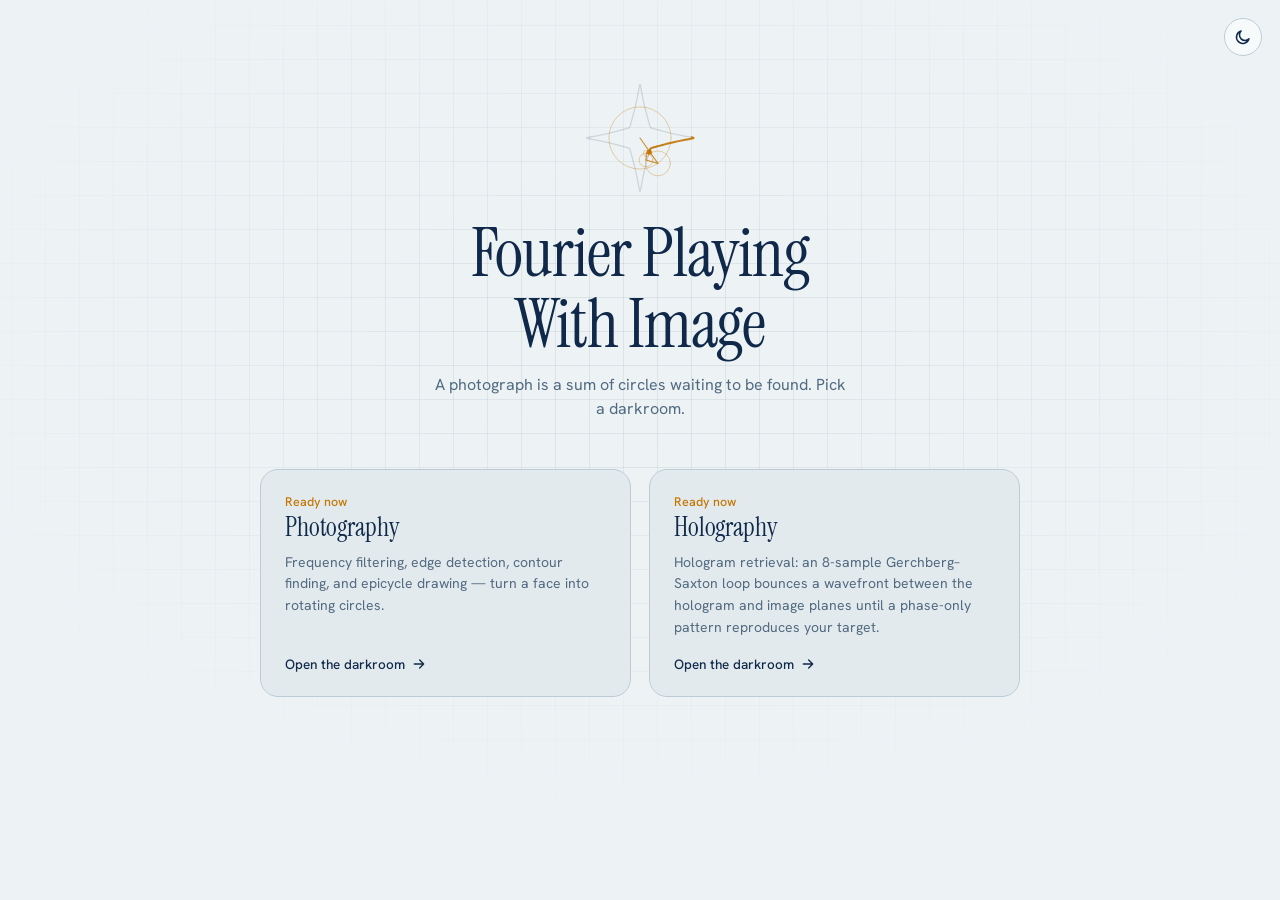
<file: static/index.html>
<!doctype html>
<!-- Landing page. Served by app.py (Flask). Files: index.html, css/, js/ -->
<html lang="en">
<head>
<meta charset="utf-8">
<meta name="viewport" content="width=device-width, initial-scale=1, viewport-fit=cover">
<title>Fourier Playing With Image</title>
<meta name="description" content="A face becomes a curve, and a curve becomes a stack of spinning circles. Two darkrooms for images and light: Photography and Holography.">
<link rel="preconnect" href="https://fonts.googleapis.com">
<link rel="preconnect" href="https://fonts.gstatic.com" crossorigin>
<link href="https://fonts.googleapis.com/css2?family=Hanken+Grotesk:wght@400;500;600&family=Instrument+Serif:ital@0;1&display=swap" rel="stylesheet">
<link rel="stylesheet" href="css/theme.css">
<link rel="stylesheet" href="css/landing.css">
<script src="js/theme.js"></script>
</head>
<body>
<div class="grid" aria-hidden="true"></div>

<button class="themeToggle cornerToggle" type="button">
  <svg class="i-sun" viewBox="0 0 24 24" fill="none" stroke="currentColor" stroke-width="2" stroke-linecap="round" aria-hidden="true"><circle cx="12" cy="12" r="4"/><path d="M12 2v3M12 19v3M4.2 4.2l2.1 2.1M17.7 17.7l2.1 2.1M2 12h3M19 12h3M4.2 19.8l2.1-2.1M17.7 6.3l2.1-2.1"/></svg>
  <svg class="i-moon" viewBox="0 0 24 24" fill="none" stroke="currentColor" stroke-width="2" stroke-linecap="round" stroke-linejoin="round" aria-hidden="true"><path d="M20 14.5A8.5 8.5 0 1 1 9.5 4a7 7 0 0 0 10.5 10.5z"/></svg>
</button>

<main class="hero">
  <canvas id="demo" width="220" height="220" aria-hidden="true"></canvas>

  <h1>Fourier Playing<br>With Image</h1>
  <p class="tagline">A photograph is a sum of circles waiting to be found. Pick a darkroom.</p>

  <div class="doors">
    <a class="door" href="photography.html">
      <span class="doorEyebrow">Ready now</span>
      <h2>Photography</h2>
      <p>Frequency filtering, edge detection, contour finding, and epicycle drawing — turn a face into rotating circles.</p>
      <span class="doorGo">Open the darkroom
        <svg viewBox="0 0 24 24" width="16" height="16" fill="none" stroke="currentColor" stroke-width="2" stroke-linecap="round" stroke-linejoin="round" aria-hidden="true"><path d="M5 12h14M13 6l6 6-6 6"/></svg>
      </span>
    </a>

    <a class="door" href="holography.html">
      <span class="doorEyebrow">Ready now</span>
      <h2>Holography</h2>
      <p>Hologram retrieval: an 8-sample Gerchberg&ndash;Saxton loop bounces a wavefront between the hologram and image planes until a phase-only pattern reproduces your target.</p>
      <span class="doorGo">Open the darkroom
        <svg viewBox="0 0 24 24" width="16" height="16" fill="none" stroke="currentColor" stroke-width="2" stroke-linecap="round" stroke-linejoin="round" aria-hidden="true"><path d="M5 12h14M13 6l6 6-6 6"/></svg>
      </span>
    </a>
  </div>
</main>

<script src="js/landing.js"></script>
</body>
</html>
</file>
<file: static/css/theme.css>
/* ==========================================================================
   theme.css: shared color tokens, fonts and base reset for every page.
   Same palette the epicycle stage already used, so Landing / Photography /
   Holography all read as one instrument rather than three different sites.
   ========================================================================== */
:root {
  box-sizing: border-box;
  padding-top: env(safe-area-inset-top, 0px);
  padding-bottom: env(safe-area-inset-bottom, 0px);
  color-scheme: light;
  --paper: #edf3f5;
  --panel: #e2eaee;
  --field: #f6fafb;
  --ink: #10294a;
  --muted: #526a80;
  --line: #bccbd6;
  --accent: #c47600;
  --accent-soft: rgba(196, 118, 0, .16);
  --accent-ink: #1b1200;
  --grid: rgba(16, 41, 74, .075);
  --focus: #1a5fd0;
  --danger: #a3241c;
  --p1: #b45f00; --p2: #10294a; --p3: #0b7d4c; --p4: #8a6a00; --p5: #c0154a; --p6: #6a3fc0; --p7: #0a7f88; --p8: #5b7086;
  --serif: 'Instrument Serif', 'Iowan Old Style', 'Palatino Linotype', Georgia, serif;
  --sans: 'Hanken Grotesk', ui-sans-serif, system-ui, -apple-system, 'Segoe UI', Roboto, sans-serif;
}
@media (prefers-color-scheme: dark) {
  :root:not([data-theme="light"]) {
    color-scheme: dark;
    --paper: #0a1b30;
    --panel: #0e2340;
    --field: #0a1b30;
    --ink: #e6f1f8;
    --muted: #93abc1;
    --line: #24425f;
    --accent: #ffc247;
    --accent-soft: rgba(255, 194, 71, .16);
    --accent-ink: #0a1b30;
    --grid: rgba(230, 241, 248, .065);
    --focus: #7db4ff;
    --danger: #ff9a8f;
    --p1: #ffb454; --p2: #e6f1f8; --p3: #5fe3a1; --p4: #f2d95c; --p5: #ff6f96; --p6: #b89cff; --p7: #5fe3e6; --p8: #9fb5c9;
  }
}
:root[data-theme="dark"] {
  color-scheme: dark;
  --paper: #0a1b30;
  --panel: #0e2340;
  --field: #0a1b30;
  --ink: #e6f1f8;
  --muted: #93abc1;
  --line: #24425f;
  --accent: #ffc247;
  --accent-soft: rgba(255, 194, 71, .16);
  --accent-ink: #0a1b30;
  --grid: rgba(230, 241, 248, .065);
  --focus: #7db4ff;
  --danger: #ff9a8f;
  --p1: #ffb454; --p2: #e6f1f8; --p3: #5fe3a1; --p4: #f2d95c; --p5: #ff6f96; --p6: #b89cff; --p7: #5fe3e6; --p8: #9fb5c9;
}
html { height: 100%; scroll-padding-top: env(safe-area-inset-top, 0px); }
*, *::before, *::after { box-sizing: inherit; }
body {
  margin: 0; background: var(--paper); color: var(--ink);
  font: 15px/1.45 var(--sans);
  -webkit-font-smoothing: antialiased;
}
button, input, a { font: inherit; color: inherit; }
a { text-decoration: none; }

/* the little sun/moon switch, reused on every page */
.themeToggle {
  appearance: none; cursor: pointer; display: grid; place-items: center;
  width: 38px; height: 38px; border-radius: 50%;
  border: 1px solid var(--line); background: var(--field); color: var(--ink);
  transition: border-color .2s, transform .15s, background-color .2s;
}
.themeToggle:hover { border-color: var(--ink); }
.themeToggle:active { transform: translateY(1px); }
.themeToggle:focus-visible { outline: 2px solid var(--focus); outline-offset: 2px; }
.themeToggle svg { width: 18px; height: 18px; }
.themeToggle .i-sun { display: none; }
@media (prefers-color-scheme: dark) {
  :root:not([data-theme="light"]) .themeToggle .i-moon { display: none; }
  :root:not([data-theme="light"]) .themeToggle .i-sun { display: block; }
}
:root[data-theme="dark"] .themeToggle .i-moon { display: none; }
:root[data-theme="dark"] .themeToggle .i-sun { display: block; }

@media (prefers-reduced-motion: reduce) {
  *, *::before, *::after { animation-duration: .01ms !important; transition-duration: .01ms !important; }
}
</file>
<file: static/css/landing.css>
/* ==========================================================================
   landing.css: the front door. One hero, one live demo, two doors.
   ========================================================================== */
body { min-height: 100%; }

.grid {
  position: fixed; inset: 0; z-index: 0; pointer-events: none;
  background-image:
    linear-gradient(var(--grid) 1px, transparent 1px),
    linear-gradient(90deg, var(--grid) 1px, transparent 1px);
  background-size: 34px 34px; background-position: center;
  -webkit-mask-image: radial-gradient(ellipse 60% 55% at 50% 38%, #000 15%, transparent 100%);
          mask-image: radial-gradient(ellipse 60% 55% at 50% 38%, #000 15%, transparent 100%);
}

.cornerToggle { position: fixed; top: 18px; right: 18px; z-index: 2; }

.hero {
  position: relative; z-index: 1;
  min-height: 100vh; display: flex; flex-direction: column; align-items: center;
  padding: 64px 24px 56px; text-align: center;
}

#demo { width: 148px; height: 148px; margin-bottom: 6px; }

h1 {
  margin: 0 0 14px; font: 400 clamp(38px, 7vw, 68px)/1.04 var(--serif);
  letter-spacing: -.015em; color: var(--ink);
}
.tagline { margin: 0 0 48px; max-width: 46ch; color: var(--muted); font-size: 16px; line-height: 1.5; }

.doors {
  width: 100%; max-width: 760px; display: grid; grid-template-columns: 1fr 1fr; gap: 18px;
}
.door {
  position: relative; text-align: left; padding: 26px 24px 24px; border-radius: 18px;
  background: var(--panel); border: 1.5px solid var(--line);
  display: flex; flex-direction: column; min-height: 190px;
  transition: border-color .25s, transform .2s, background-color .25s;
}
.door h2 { margin: 4px 0 10px; font: 400 26px/1.1 var(--serif); color: var(--ink); letter-spacing: -.005em; }
.door p { margin: 0; color: var(--muted); font-size: 14px; line-height: 1.55; flex: 1; }
.doorEyebrow { font: 500 12.5px/1 var(--sans); color: var(--muted); }
.doorGo { margin-top: 18px; display: inline-flex; align-items: center; gap: 6px; font: 500 13.5px/1 var(--sans); color: var(--ink); }
.doorGo svg { transition: transform .2s; }

.door:not(.muted):hover { border-color: var(--accent); transform: translateY(-2px); background: var(--field); }
.door:not(.muted):hover .doorGo svg { transform: translateX(3px); }
.door:not(.muted):focus-visible { outline: 2px solid var(--focus); outline-offset: 3px; }
.door:not(.muted) .doorEyebrow { color: var(--accent); }

.door.muted { border-style: dashed; opacity: .68; }
.door.muted:hover { border-color: var(--muted); }
.door.muted:focus-visible { outline: 2px solid var(--focus); outline-offset: 3px; }

@media (max-width: 640px) {
  .doors { grid-template-columns: 1fr; }
  .hero { padding-top: 48px; }
}
</file>
